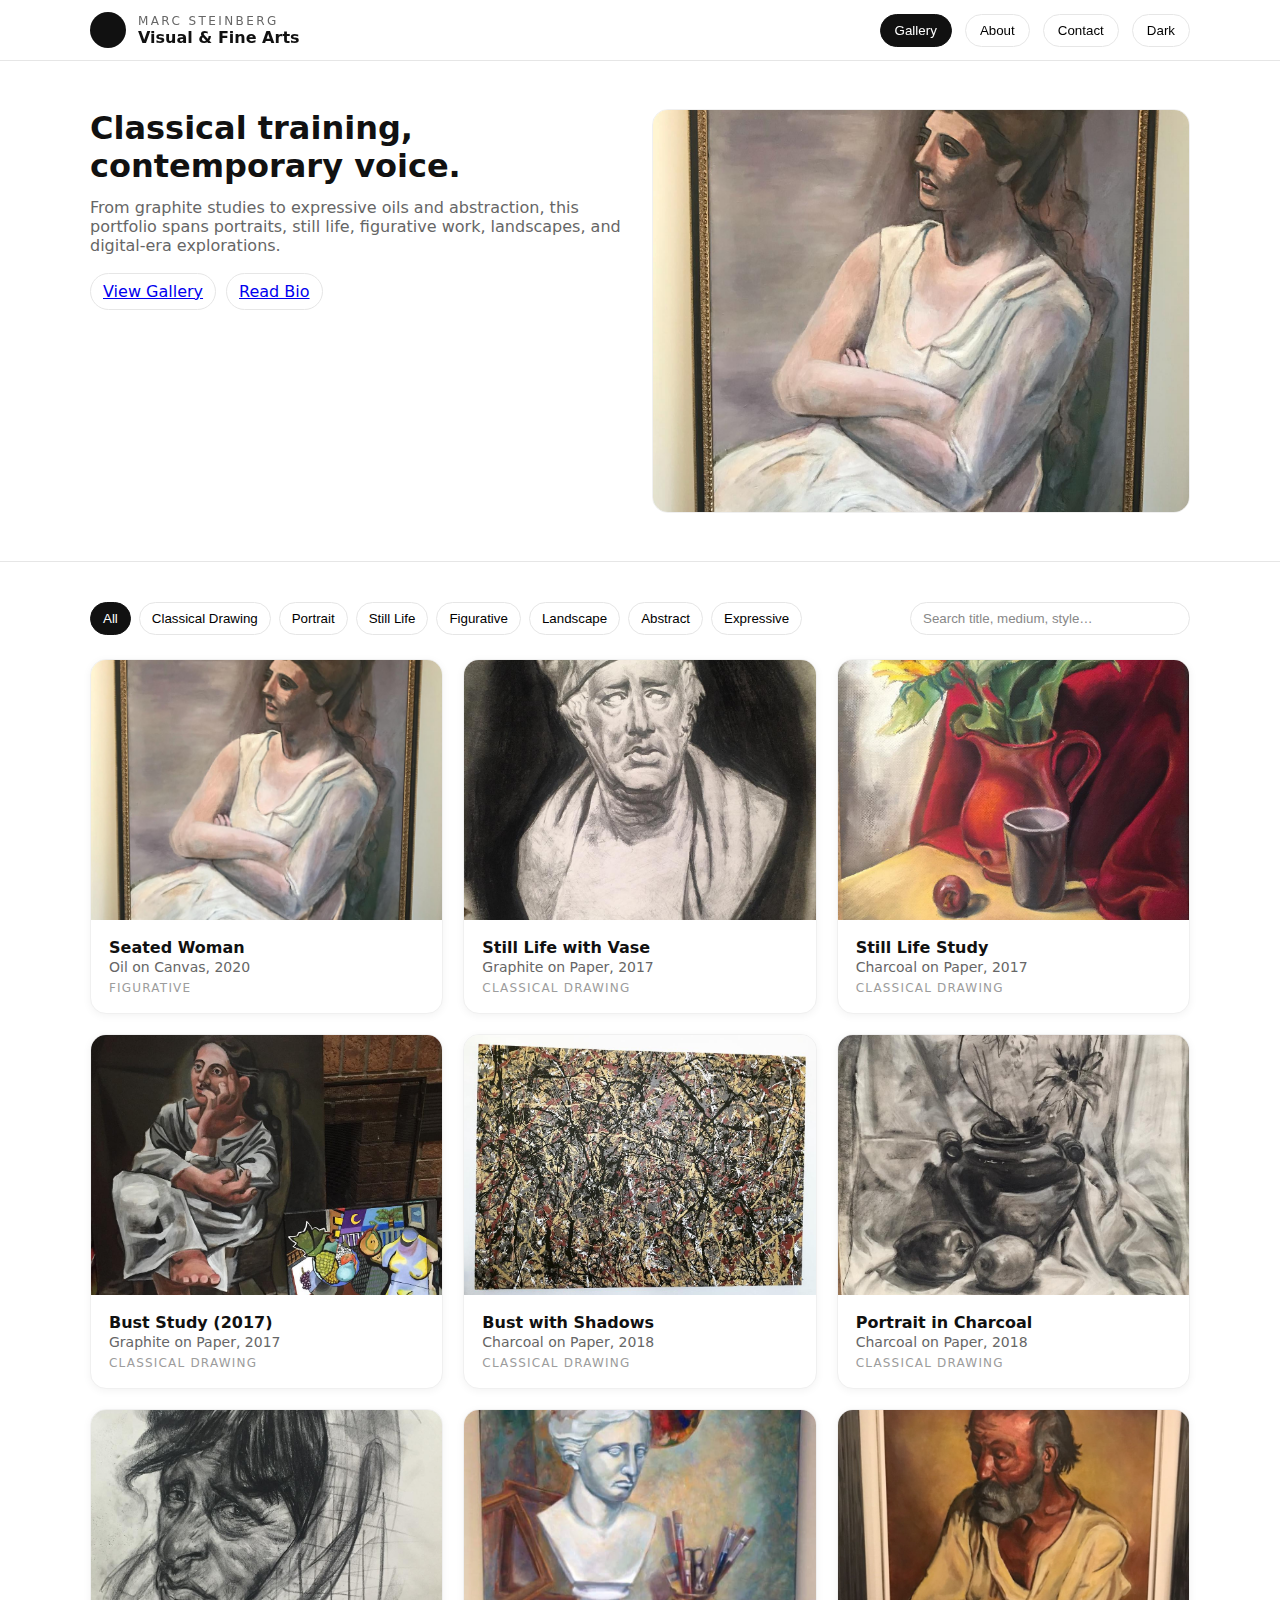
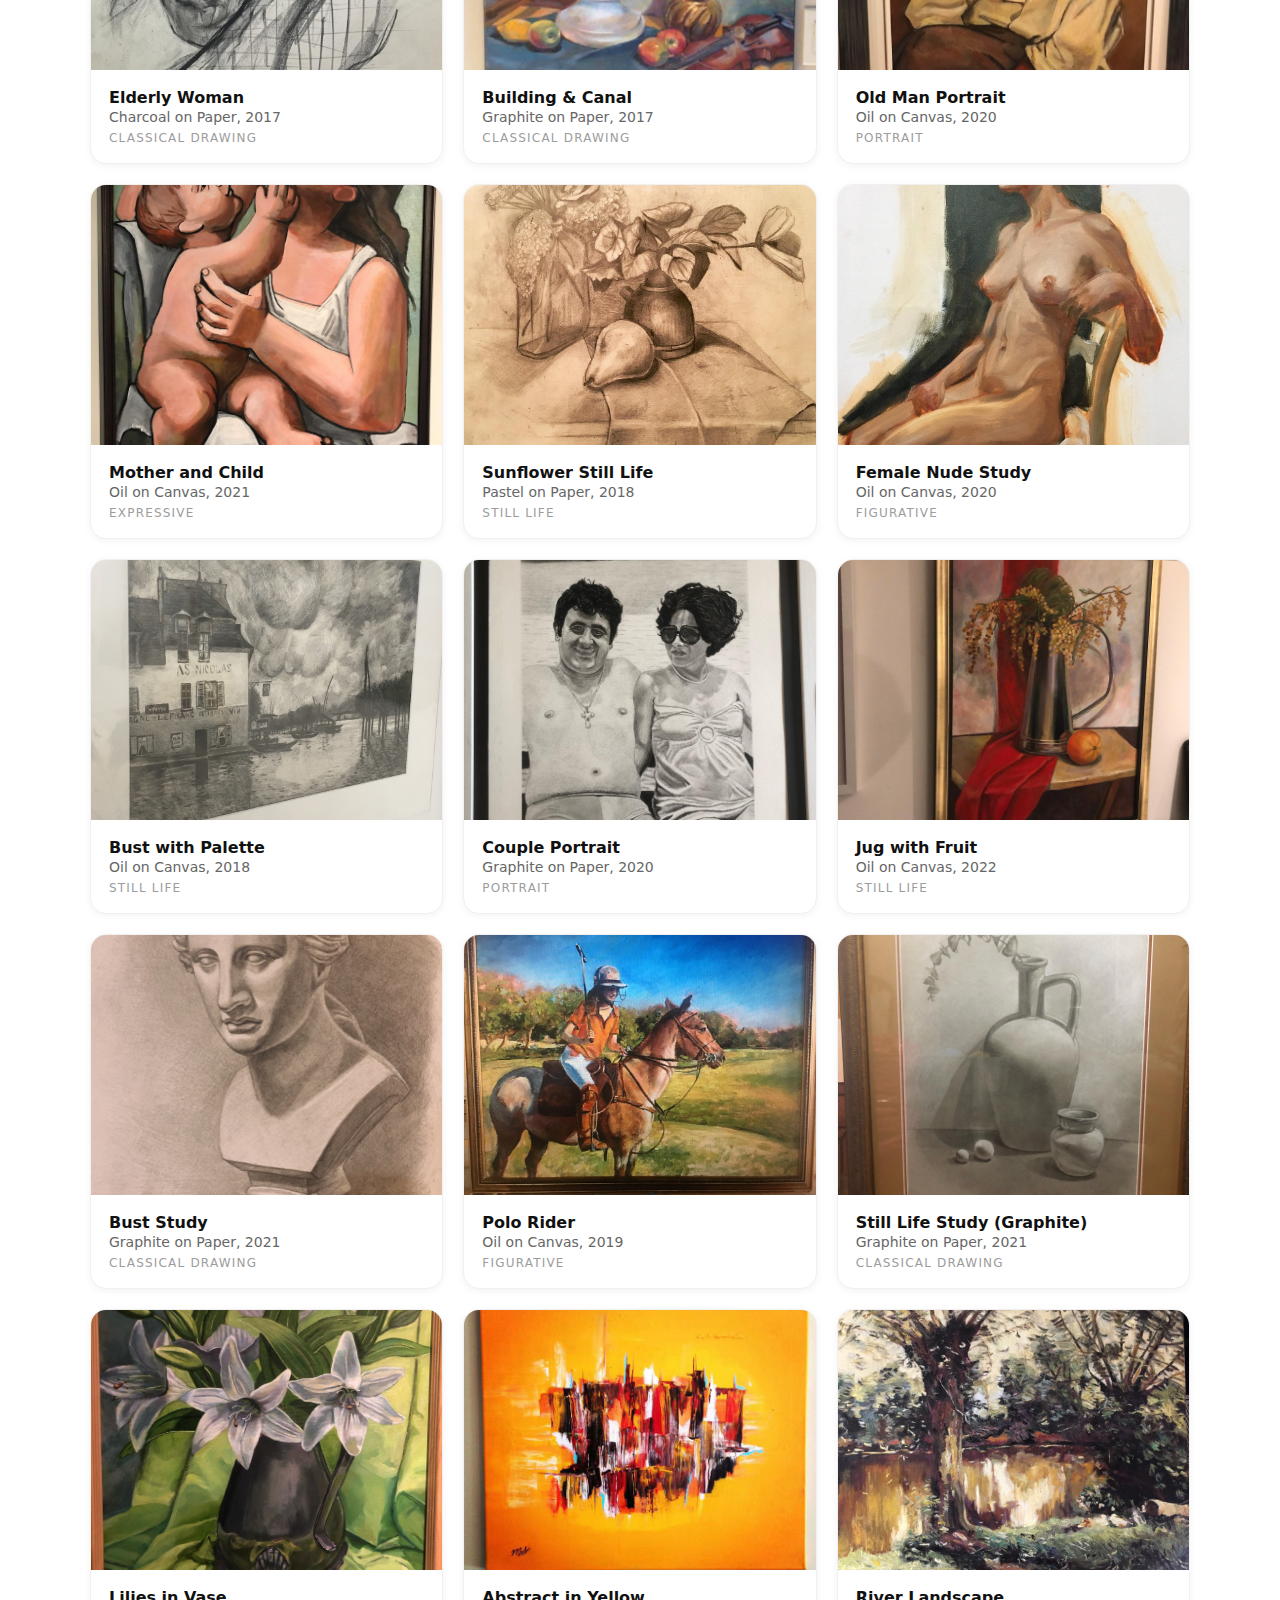
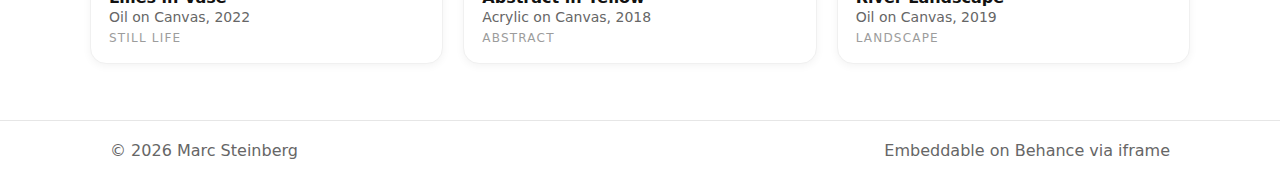
<file: index.html>
<!doctype html>
<html lang="en" class="">
  <head>
    <meta charset="utf-8" />
    <meta name="viewport" content="width=device-width, initial-scale=1" />
    <title>Marc Steinberg — Portfolio</title>
    <link rel="stylesheet" href="styles.css" />
  </head>
  <body>
    <header class="header">
      <div class="container nav">
        <div style="display:flex;align-items:center;gap:12px">
          <div style="height:36px;width:36px;border-radius:999px;background:#111"></div>
          <div>
            <div style="font-size:12px;letter-spacing:.2em;text-transform:uppercase;color:#666">Marc Steinberg</div>
            <div style="font-weight:600">Visual & Fine Arts</div>
          </div>
        </div>
        <div class="tabs">
          <button data-tab="Gallery" class="active">Gallery</button>
          <button data-tab="About">About</button>
          <button data-tab="Contact">Contact</button>
          <button id="themeToggle" class="toggle" style="margin-left:8px">Dark</button>
        </div>
      </div>
    </header>

    <section class="hero">
      <div class="container hero-grid">
        <div>
          <h2 style="font-size:32px;line-height:1.2;font-weight:650;margin:0">Classical training, contemporary voice.</h2>
          <p style="margin-top:12px;color:#666">From graphite studies to expressive oils and abstraction, this portfolio spans portraits, still life, figurative work, landscapes, and digital-era explorations.</p>
          <div style="margin-top:18px;display:flex;gap:10px;flex-wrap:wrap">
            <a href="#tabGallery" data-tab="Gallery" class="toggle">View Gallery</a>
            <a href="#tabAbout" data-tab="About" class="toggle">Read Bio</a>
          </div>
        </div>
        <div class="hero-img">
          <img id="heroImg" alt="Featured artwork" />
        </div>
      </div>
    </section>

    <main id="tabGallery" class="container" style="padding:24px 0;">
      <div class="controls">
        <div id="filters" class="filters"></div>
        <input id="search" class="search" placeholder="Search title, medium, style…" />
      </div>

      <div id="grid" class="grid"></div>
    </main>

    <section id="tabAbout" class="container hidden" style="padding:36px 0;">
      <h3 style="font-size:24px;font-weight:650;margin:0">Artist Bio</h3>
      <p style="margin-top:12px;max-width:70ch;color:#666">Marc Steinberg is a Canadian visual artist whose practice spans classical drawing, figurative oil painting, still life, and abstract expression. His training in traditional techniques informs a contemporary sensibility—balancing structure, gesture, and color. Alongside studio work, Marc has expanded into digital media with coursework in Adobe After Effects, applying motion and design thinking to modern presentations of fine art.</p>
    </section>

    <section id="tabContact" class="container hidden" style="padding:36px 0;">
      <h3 style="font-size:24px;font-weight:650;margin:0">Contact</h3>
      <p style="margin-top:8px;color:#666">For commissions, exhibitions, collaborations, or licensing inquiries:</p>
      <div style="margin-top:10px">
        <div>📧 <a href="mailto:gods_son810@hotmail.com">gods_son810@hotmail.com</a></div>
        <div>📷 Instagram: <a href="https://instagram.com/conceivedimmaculately" target="_blank">@conceivedimmaculately</a></div>
      </div>
    </section>

    <footer class="footer">
      <div class="container" style="display:flex;align-items:center;justify-content:space-between">
        <div>© <span id="year"></span> Marc Steinberg</div>
        <div>Embeddable on Behance via iframe</div>
      </div>
    </footer>

    <script>document.getElementById('year').textContent = new Date().getFullYear();</script>
    <script src="data.js"></script>
    <script src="script.js"></script>
  </body>
</html>
</file>
<file: styles.css>
:root { --max: 1100px; --radius: 16px; --pad: 18px; }
* { box-sizing: border-box; }
html, body { margin:0; font-family: ui-sans-serif, system-ui, -apple-system, Segoe UI, Roboto, Helvetica, Arial; color:#111; background:#fff; }
.dark body { background:#0b0b0b; color:#f5f5f5; }
.container { max-width: var(--max); margin: 0 auto; padding: 0 20px; }
.header { position: sticky; top:0; backdrop-filter: blur(8px); background: rgba(255,255,255,.85); border-bottom:1px solid #e6e6e6; z-index: 50; }
.dark .header { background: rgba(12,12,12,.85); border-color:#2a2a2a; }
.nav { display:flex; align-items:center; justify-content:space-between; padding:12px 0; }
.tabs button { border:1px solid #e6e6e6; background:#fff; padding:8px 14px; border-radius:999px; margin-left:8px; cursor:pointer; }
.tabs button.active { background:#111; color:#fff; border-color:#111; }
.dark .tabs button { background:#0f0f0f; color:#ddd; border-color:#2a2a2a; }
.dark .tabs button.active { background:#f5f5f5; color:#0b0b0b; border-color:#f5f5f5; }
.hero { border-bottom:1px solid #e6e6e6; }
.dark .hero { border-color:#2a2a2a; }
.hero-grid { display:grid; grid-template-columns: 1fr; gap:24px; padding:48px 0; }
@media(min-width: 900px){ .hero-grid { grid-template-columns:1fr 1fr; } }
.hero-img { aspect-ratio: 4/3; border:1px solid #f0f0f0; border-radius: var(--radius); overflow:hidden; }
.dark .hero-img { border-color:#2a2a2a; }
.hero-img img { width:100%; height:100%; object-fit:cover; display:block; }
.controls { display:flex; gap:12px; flex-wrap:wrap; align-items:center; justify-content:space-between; margin-top: 16px; }
.filters { display:flex; gap:8px; flex-wrap:wrap; }
.filter { padding:8px 12px; border-radius:999px; border:1px solid #e6e6e6; background:#fff; cursor:pointer; }
.filter.active { background:#111; color:#fff; border-color:#111; }
.dark .filter { background:#0f0f0f; color:#ddd; border-color:#2a2a2a; }
.dark .filter.active { background:#f5f5f5; color:#0b0b0b; }
.search { width:280px; max-width:100%; padding:8px 12px; border-radius:999px; border:1px solid #e6e6e6; outline:none; }
.dark .search { background:#0f0f0f; color:#eee; border-color:#2a2a2a; }
.grid { display:grid; grid-template-columns: 1fr; gap:20px; margin-top:24px; }
@media(min-width: 640px){ .grid { grid-template-columns: repeat(2, 1fr); } }
@media(min-width: 1024px){ .grid { grid-template-columns: repeat(3, 1fr); } }
.card { overflow:hidden; border-radius: var(--radius); box-shadow: 0 2px 8px rgba(0,0,0,.05); border:1px solid #f0f0f0; background:#fff; }
.dark .card { background:#0f0f0f; border-color:#2a2a2a; box-shadow: none; }
.card img { width:100%; height:260px; object-fit:cover; display:block; }
.card .meta { padding: var(--pad); }
.card .title { font-weight:600; }
.card .sub { color:#666; font-size: 14px; margin-top: 2px; }
.dark .card .sub { color:#aaa; }
.badge { font-size:12px; letter-spacing:.1em; text-transform:uppercase; color:#9c9c9c; margin-top:6px; }
.footer { border-top:1px solid #e6e6e6; padding:20px 0; margin-top:32px; color:#666; }
.dark .footer { border-color:#2a2a2a; color:#aaa; }
.toggle { border:1px solid #e6e6e6; border-radius:999px; background:#fff; padding:8px 12px; cursor:pointer; }
.dark .toggle { background:#0f0f0f; color:#ddd; border-color:#2a2a2a; }
input::placeholder { color:#888; }
.dark input::placeholder { color:#777; }
.hidden { display:none; }
</file>
